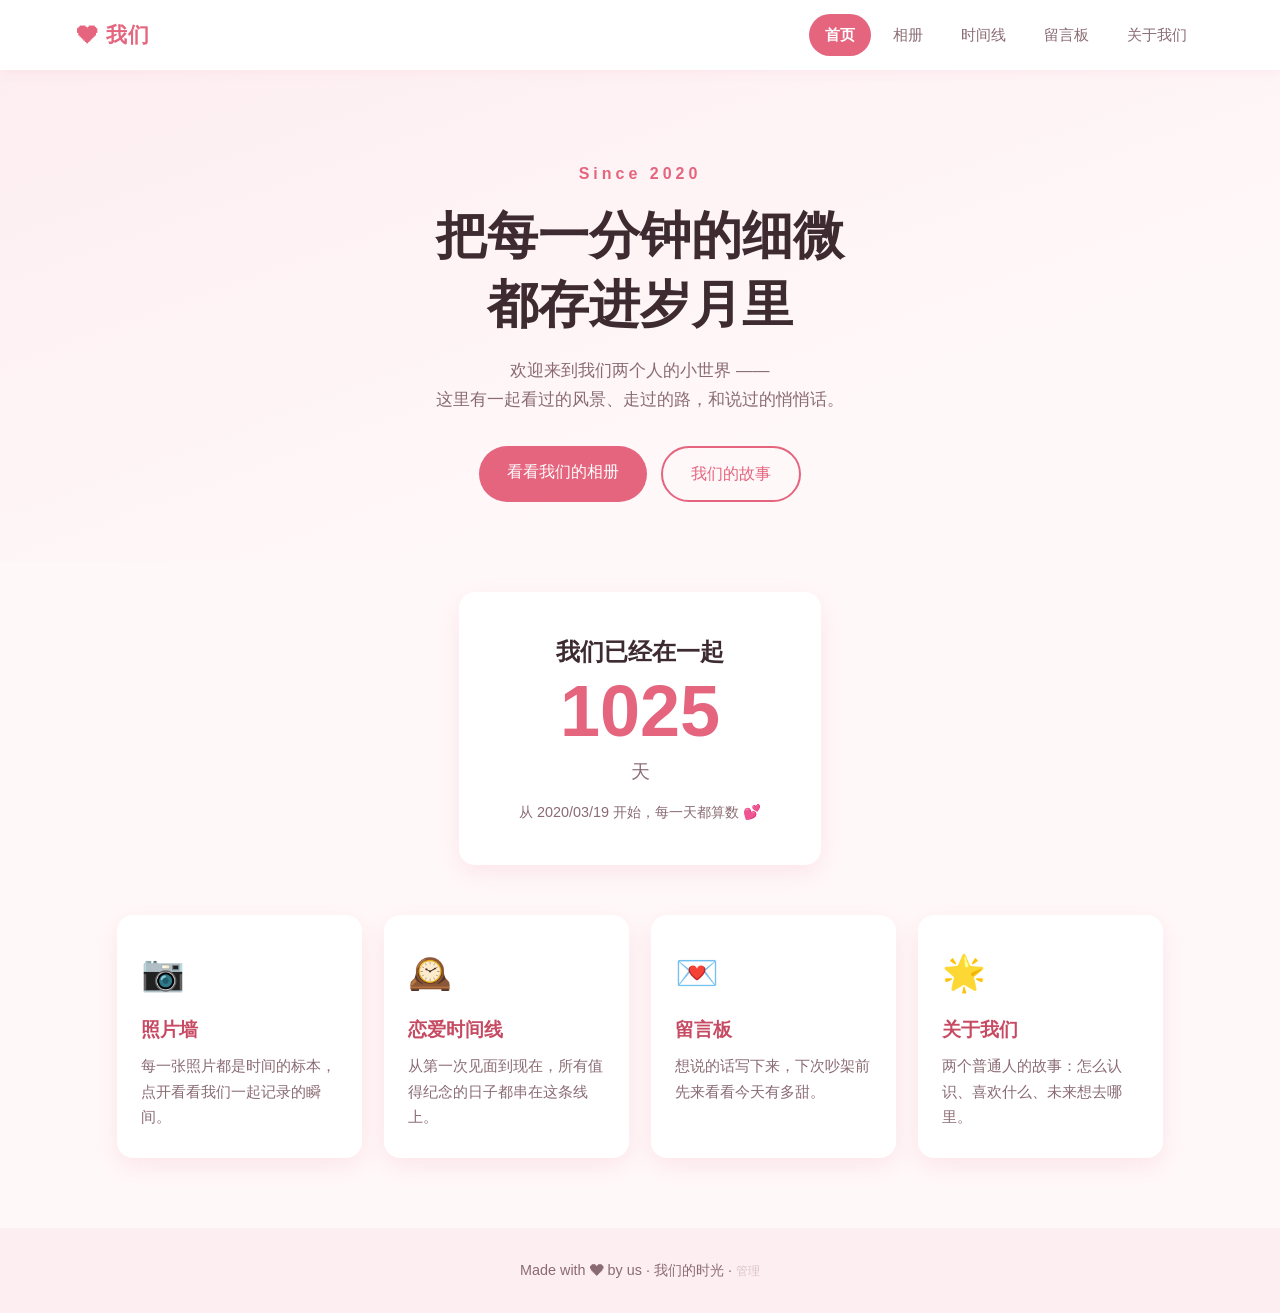
<file: index.html>
<!DOCTYPE html>
<html lang="zh-CN">
<head>
  <meta charset="UTF-8">
  <meta name="viewport" content="width=device-width, initial-scale=1.0">
  <title>我们的时光 · 首页</title>
  <link rel="stylesheet" href="css/style.css">
</head>
<body>
  <nav class="navbar">
    <a href="index.html" class="logo">❤ 我们</a>
    <ul class="nav-links">
      <li><a href="index.html" class="active">首页</a></li>
      <li><a href="gallery.html">相册</a></li>
      <li><a href="timeline.html">时间线</a></li>
      <li><a href="messages.html">留言板</a></li>
      <li><a href="about.html">关于我们</a></li>
    </ul>
  </nav>

  <header class="hero">
    <p class="hero-sub">Since 2020</p>
    <h1>把每一分钟的细微<br>都存进岁月里</h1>
    <p class="hero-text">欢迎来到我们两个人的小世界 ——<br>这里有一起看过的风景、走过的路，和说过的悄悄话。</p>
    <div class="hero-actions">
      <a href="gallery.html" class="btn btn-primary">看看我们的相册</a>
      <a href="timeline.html" class="btn btn-ghost">我们的故事</a>
    </div>
  </header>

  <section class="counter-section">
    <div class="counter-card">
      <h2>我们已经在一起</h2>
      <div class="counter-number" id="love-days">--</div>
      <p class="counter-unit">天</p>
      <p class="counter-note">从 2020/03/19 开始，每一天都算数 💕</p>
    </div>
  </section>

  <section class="cards">
    <a href="gallery.html" class="card">
      <span class="card-icon">📷</span>
      <h3>照片墙</h3>
      <p>每一张照片都是时间的标本，点开看看我们一起记录的瞬间。</p>
    </a>
    <a href="timeline.html" class="card">
      <span class="card-icon">🕰️</span>
      <h3>恋爱时间线</h3>
      <p>从第一次见面到现在，所有值得纪念的日子都串在这条线上。</p>
    </a>
    <a href="messages.html" class="card">
      <span class="card-icon">💌</span>
      <h3>留言板</h3>
      <p>想说的话写下来，下次吵架前先来看看今天有多甜。</p>
    </a>
    <a href="about.html" class="card">
      <span class="card-icon">🌟</span>
      <h3>关于我们</h3>
      <p>两个普通人的故事：怎么认识、喜欢什么、未来想去哪里。</p>
    </a>
  </section>

  <footer class="footer">
    <p>Made with ❤ by us · 我们的时光</p>
  </footer>

  <script src="js/config.js"></script>
  <script src="js/main.js"></script>
</body>
</html>
</file>
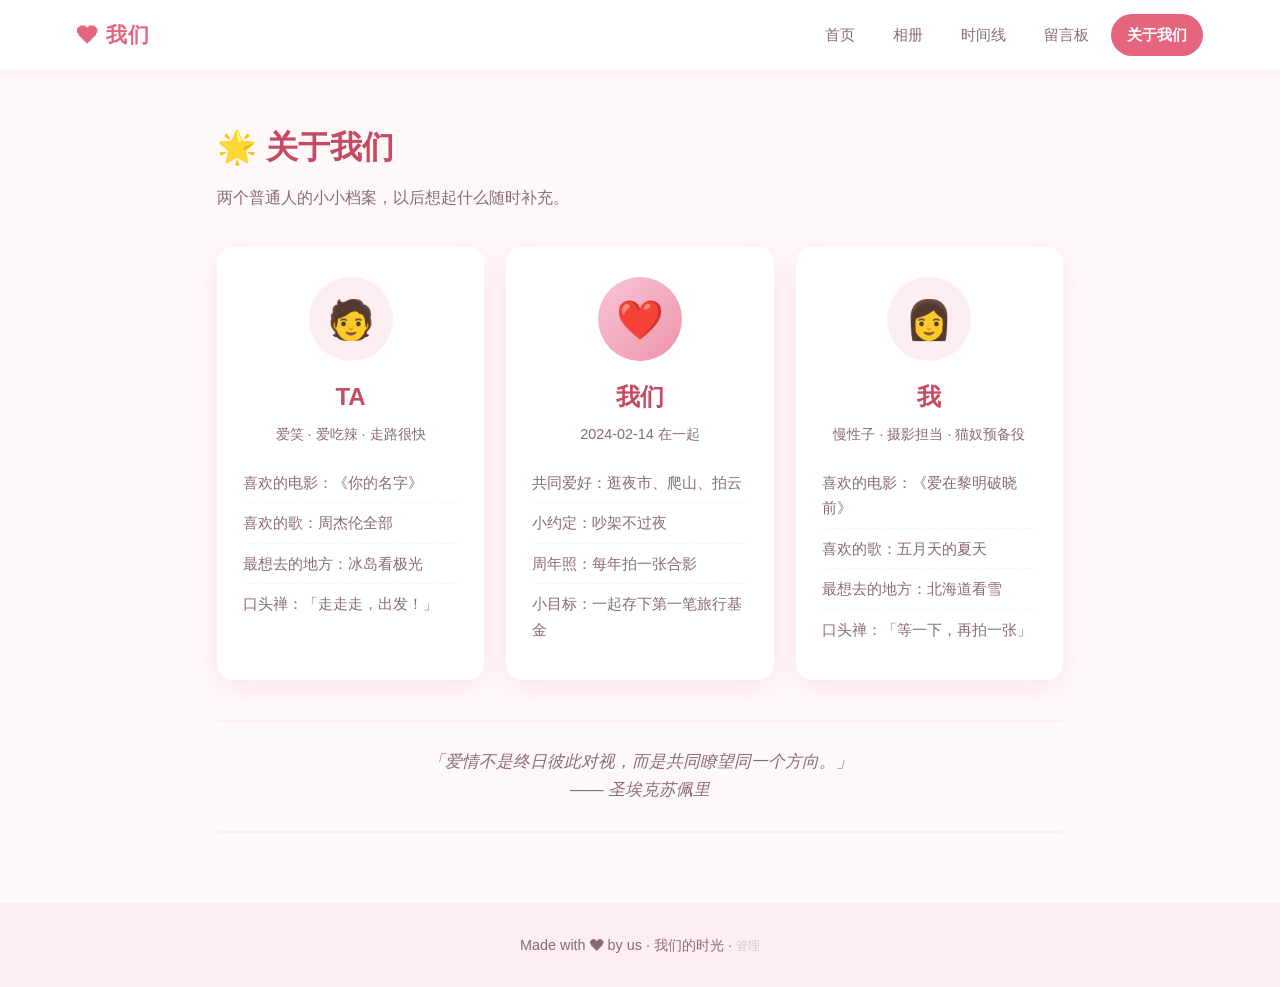
<file: about.html>
<!DOCTYPE html>
<html lang="zh-CN">
<head>
  <meta charset="UTF-8">
  <meta name="viewport" content="width=device-width, initial-scale=1.0">
  <title>我们的时光 · 关于我们</title>
  <link rel="stylesheet" href="css/style.css">
</head>
<body>
  <nav class="navbar">
    <a href="index.html" class="logo">❤ 我们</a>
    <ul class="nav-links">
      <li><a href="index.html">首页</a></li>
      <li><a href="gallery.html">相册</a></li>
      <li><a href="timeline.html">时间线</a></li>
      <li><a href="messages.html">留言板</a></li>
      <li><a href="about.html" class="active">关于我们</a></li>
    </ul>
  </nav>

  <main class="page">
    <h1 class="page-title">🌟 关于我们</h1>
    <p class="page-desc">两个普通人的小小档案，以后想起什么随时补充。</p>

    <div class="about-grid">
      <div class="about-card">
        <div class="avatar">🧑</div>
        <h2>TA</h2>
        <p class="about-role">爱笑 · 爱吃辣 · 走路很快</p>
        <ul>
          <li>喜欢的电影：《你的名字》</li>
          <li>喜欢的歌：周杰伦全部</li>
          <li>最想去的地方：冰岛看极光</li>
          <li>口头禅：「走走走，出发！」</li>
        </ul>
      </div>
      <div class="about-card">
        <div class="avatar heart">❤️</div>
        <h2>我们</h2>
        <p class="about-role">2024-02-14 在一起</p>
        <ul>
          <li>共同爱好：逛夜市、爬山、拍云</li>
          <li>小约定：吵架不过夜</li>
          <li>周年照：每年拍一张合影</li>
          <li>小目标：一起存下第一笔旅行基金</li>
        </ul>
      </div>
      <div class="about-card">
        <div class="avatar">👩</div>
        <h2>我</h2>
        <p class="about-role">慢性子 · 摄影担当 · 猫奴预备役</p>
        <ul>
          <li>喜欢的电影：《爱在黎明破晓前》</li>
          <li>喜欢的歌：五月天的夏天</li>
          <li>最想去的地方：北海道看雪</li>
          <li>口头禅：「等一下，再拍一张」</li>
        </ul>
      </div>
    </div>

    <blockquote class="quote">
      「爱情不是终日彼此对视，而是共同瞭望同一个方向。」<br>
      —— 圣埃克苏佩里
    </blockquote>
  </main>

  <footer class="footer">
    <p>Made with ❤ by us · 我们的时光</p>
  </footer>

  <script src="js/config.js"></script>
  <script src="js/main.js"></script>
</body>
</html>
</file>
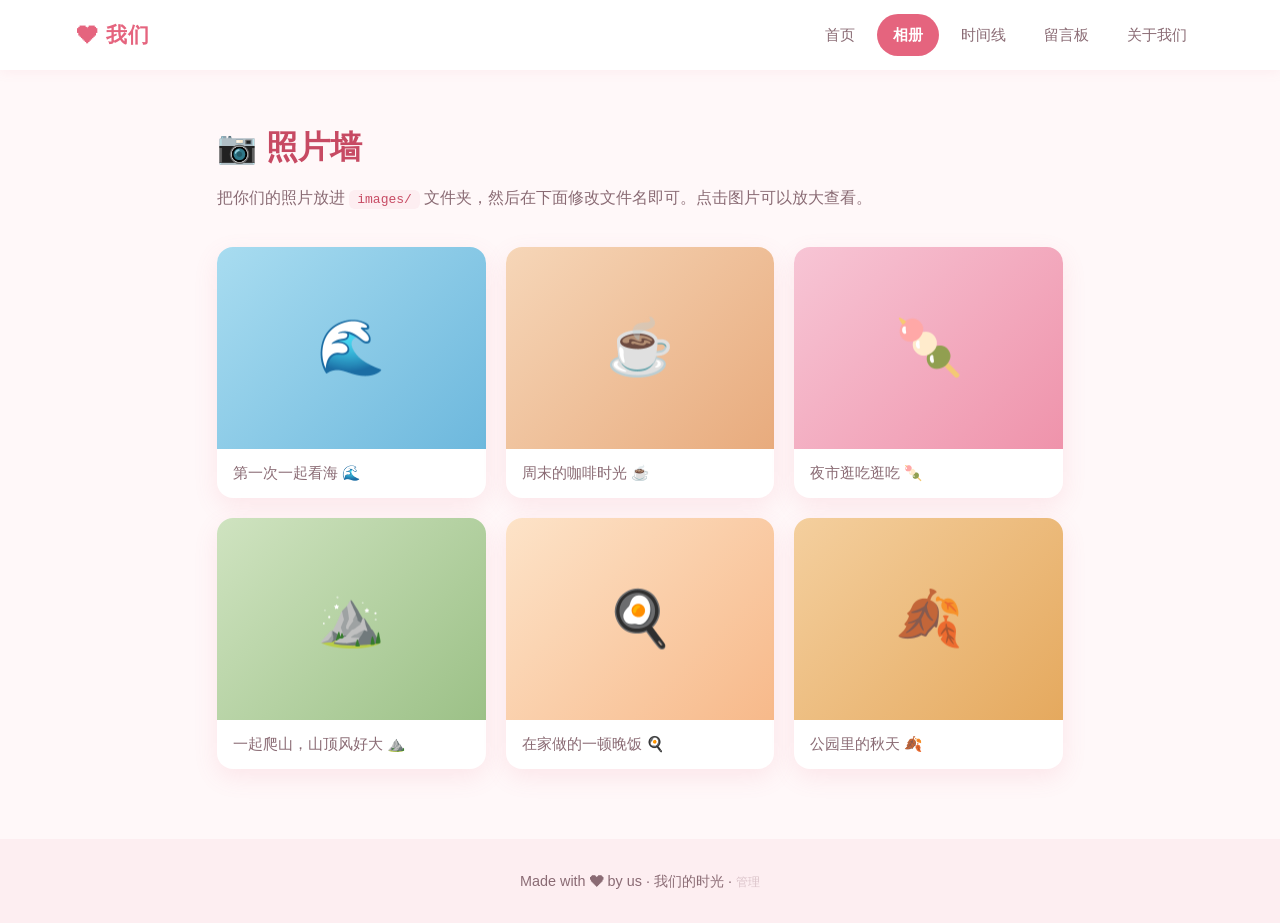
<file: gallery.html>
<!DOCTYPE html>
<html lang="zh-CN">
<head>
  <meta charset="UTF-8">
  <meta name="viewport" content="width=device-width, initial-scale=1.0">
  <title>我们的时光 · 相册</title>
  <link rel="stylesheet" href="css/style.css">
</head>
<body>
  <nav class="navbar">
    <a href="index.html" class="logo">❤ 我们</a>
    <ul class="nav-links">
      <li><a href="index.html">首页</a></li>
      <li><a href="gallery.html" class="active">相册</a></li>
      <li><a href="timeline.html">时间线</a></li>
      <li><a href="messages.html">留言板</a></li>
      <li><a href="about.html">关于我们</a></li>
    </ul>
  </nav>

  <main class="page">
    <h1 class="page-title">📷 照片墙</h1>
    <p class="page-desc">把你们的照片放进 <code>images/</code> 文件夹，然后在下面修改文件名即可。点击图片可以放大查看。</p>

    <!--
      添加照片方法：
      1. 把照片放到 images/ 文件夹
      2. 复制一份下面的 <figure> 块，把 src 改成你的图片文件名，caption 改成说明文字
    -->
    <div class="gallery-grid" id="gallery-grid">
      <figure class="photo" data-caption="第一次一起看海 🌊">
        <div class="photo-placeholder ph-1">🌊</div>
        <figcaption>第一次一起看海 🌊</figcaption>
      </figure>
      <figure class="photo" data-caption="周末的咖啡时光 ☕">
        <div class="photo-placeholder ph-2">☕</div>
        <figcaption>周末的咖啡时光 ☕</figcaption>
      </figure>
      <figure class="photo" data-caption="夜市逛吃逛吃 🍡">
        <div class="photo-placeholder ph-3">🍡</div>
        <figcaption>夜市逛吃逛吃 🍡</figcaption>
      </figure>
      <figure class="photo" data-caption="一起爬山，山顶风好大 ⛰️">
        <div class="photo-placeholder ph-4">⛰️</div>
        <figcaption>一起爬山，山顶风好大 ⛰️</figcaption>
      </figure>
      <figure class="photo" data-caption="在家做了一顿饭 🍳">
        <div class="photo-placeholder ph-5">🍳</div>
        <figcaption>在家做的一顿晚饭 🍳</figcaption>
      </figure>
      <figure class="photo" data-caption="公园里的秋天 🍂">
        <div class="photo-placeholder ph-6">🍂</div>
        <figcaption>公园里的秋天 🍂</figcaption>
      </figure>
    </div>
  </main>

  <!-- 点击放大 -->
  <div class="lightbox" id="lightbox">
    <div class="lightbox-content">
      <div class="lightbox-img" id="lightbox-img"></div>
      <p id="lightbox-caption"></p>
    </div>
  </div>

  <footer class="footer">
    <p>Made with ❤ by us · 我们的时光</p>
  </footer>

  <script src="js/config.js"></script>
  <script src="js/main.js"></script>
</body>
</html>
</file>
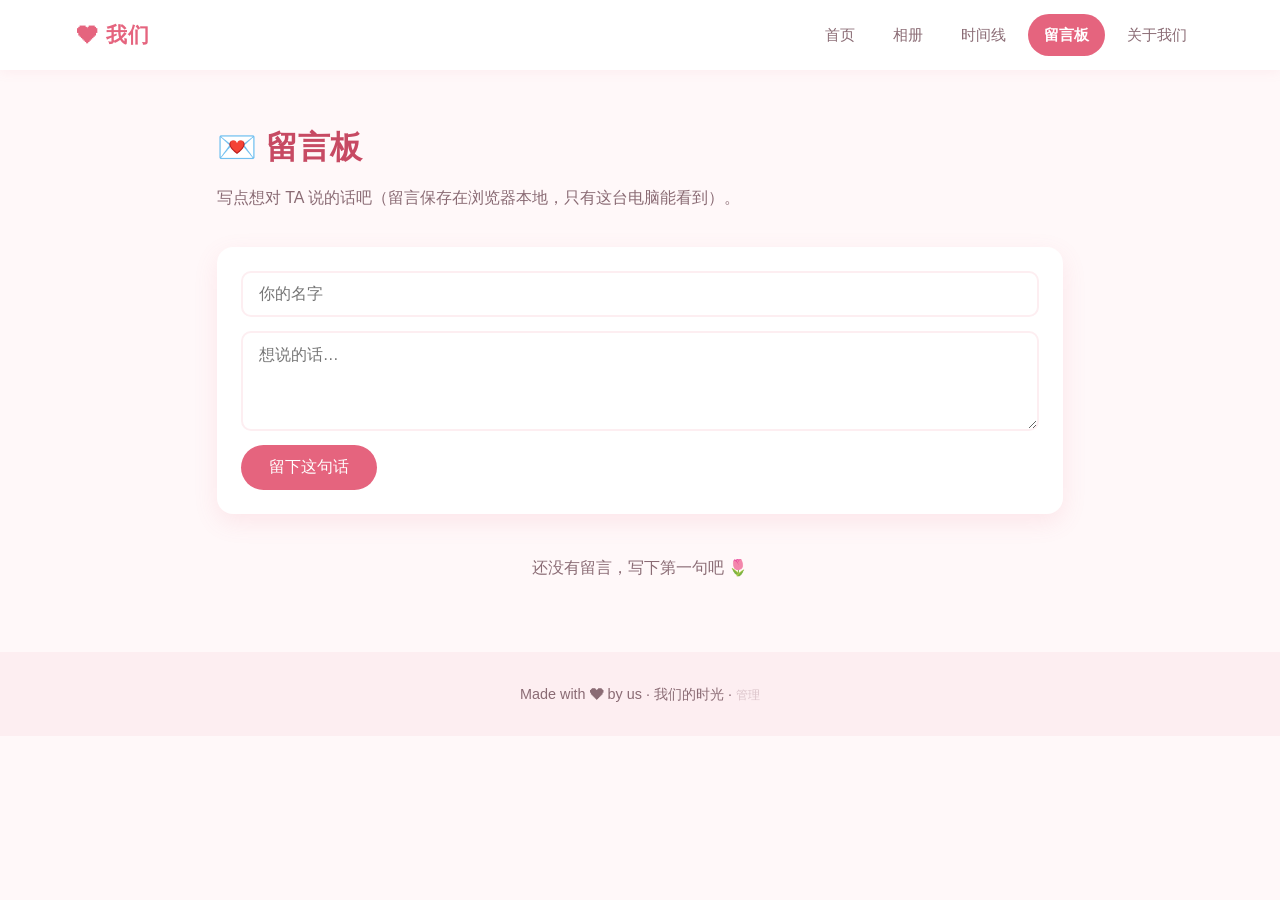
<file: messages.html>
<!DOCTYPE html>
<html lang="zh-CN">
<head>
  <meta charset="UTF-8">
  <meta name="viewport" content="width=device-width, initial-scale=1.0">
  <title>我们的时光 · 留言板</title>
  <link rel="stylesheet" href="css/style.css">
</head>
<body>
  <nav class="navbar">
    <a href="index.html" class="logo">❤ 我们</a>
    <ul class="nav-links">
      <li><a href="index.html">首页</a></li>
      <li><a href="gallery.html">相册</a></li>
      <li><a href="timeline.html">时间线</a></li>
      <li><a href="messages.html" class="active">留言板</a></li>
      <li><a href="about.html">关于我们</a></li>
    </ul>
  </nav>

  <main class="page">
    <h1 class="page-title">💌 留言板</h1>
    <p class="page-desc">写点想对 TA 说的话吧（留言保存在浏览器本地，只有这台电脑能看到）。</p>

    <form class="msg-form" id="msg-form">
      <input type="text" id="msg-name" placeholder="你的名字" maxlength="20" required>
      <textarea id="msg-text" placeholder="想说的话…" maxlength="200" rows="4" required></textarea>
      <button type="submit" class="btn btn-primary">留下这句话</button>
    </form>

    <div class="msg-list" id="msg-list"></div>
  </main>

  <footer class="footer">
    <p>Made with ❤ by us · 我们的时光</p>
  </footer>

  <script src="js/config.js"></script>
  <script src="js/main.js"></script>
</body>
</html>
</file>
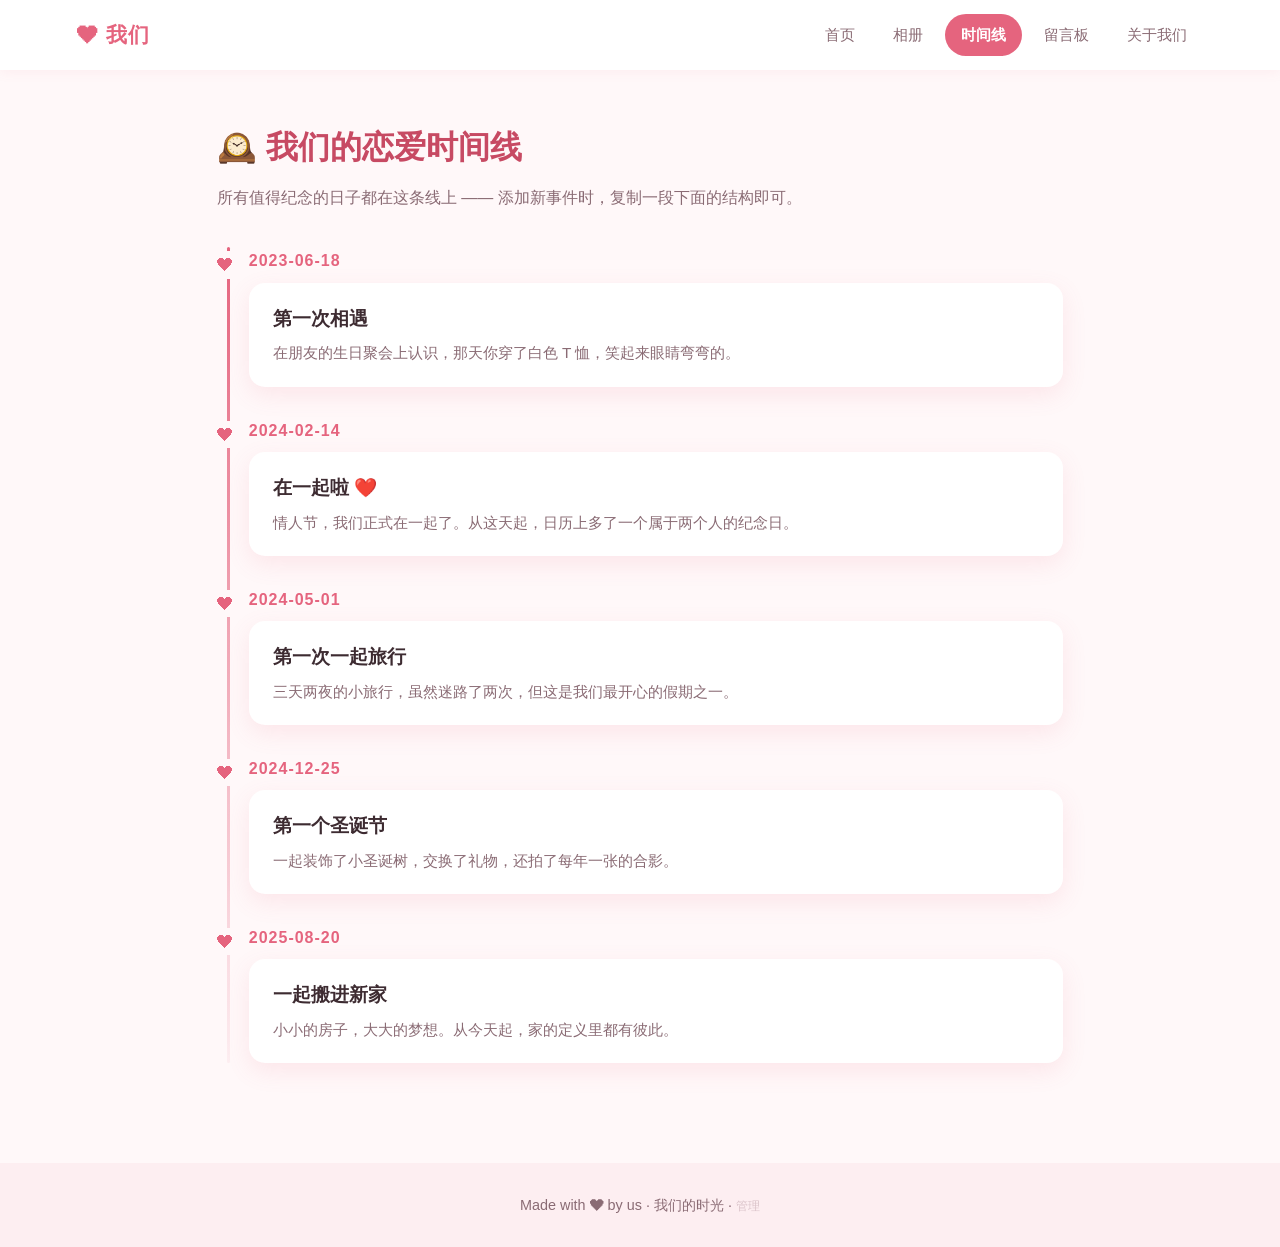
<file: timeline.html>
<!DOCTYPE html>
<html lang="zh-CN">
<head>
  <meta charset="UTF-8">
  <meta name="viewport" content="width=device-width, initial-scale=1.0">
  <title>我们的时光 · 时间线</title>
  <link rel="stylesheet" href="css/style.css">
</head>
<body>
  <nav class="navbar">
    <a href="index.html" class="logo">❤ 我们</a>
    <ul class="nav-links">
      <li><a href="index.html">首页</a></li>
      <li><a href="gallery.html">相册</a></li>
      <li><a href="timeline.html" class="active">时间线</a></li>
      <li><a href="messages.html">留言板</a></li>
      <li><a href="about.html">关于我们</a></li>
    </ul>
  </nav>

  <main class="page">
    <h1 class="page-title">🕰️ 我们的恋爱时间线</h1>
    <p class="page-desc">所有值得纪念的日子都在这条线上 —— 添加新事件时，复制一段下面的结构即可。</p>

    <div class="timeline" id="timeline-list">
      <div class="tl-item">
        <div class="tl-date">2023-06-18</div>
        <div class="tl-card">
          <h3>第一次相遇</h3>
          <p>在朋友的生日聚会上认识，那天你穿了白色 T 恤，笑起来眼睛弯弯的。</p>
        </div>
      </div>
      <div class="tl-item">
        <div class="tl-date">2024-02-14</div>
        <div class="tl-card">
          <h3>在一起啦 ❤️</h3>
          <p>情人节，我们正式在一起了。从这天起，日历上多了一个属于两个人的纪念日。</p>
        </div>
      </div>
      <div class="tl-item">
        <div class="tl-date">2024-05-01</div>
        <div class="tl-card">
          <h3>第一次一起旅行</h3>
          <p>三天两夜的小旅行，虽然迷路了两次，但这是我们最开心的假期之一。</p>
        </div>
      </div>
      <div class="tl-item">
        <div class="tl-date">2024-12-25</div>
        <div class="tl-card">
          <h3>第一个圣诞节</h3>
          <p>一起装饰了小圣诞树，交换了礼物，还拍了每年一张的合影。</p>
        </div>
      </div>
      <div class="tl-item">
        <div class="tl-date">2025-08-20</div>
        <div class="tl-card">
          <h3>一起搬进新家</h3>
          <p>小小的房子，大大的梦想。从今天起，家的定义里都有彼此。</p>
        </div>
      </div>
      <div class="tl-item tl-future">
        <div class="tl-date">未来</div>
        <div class="tl-card">
          <h3>还有好多好多 …</h3>
          <p>想一起去看极光、学做烘焙、养一只猫 —— 日子还长，我们慢慢来。</p>
        </div>
      </div>
    </div>
  </main>

  <footer class="footer">
    <p>Made with ❤ by us · 我们的时光</p>
  </footer>

  <script src="js/config.js"></script>
  <script src="js/main.js"></script>
</body>
</html>
</file>
<file: css/style.css>
/* ============ 我们的时光 - 全站样式 ============ */
:root {
  --primary: #e5647e;
  --primary-dark: #c74a63;
  --primary-light: #fdeef1;
  --bg: #fff8f9;
  --text: #3d2b31;
  --text-soft: #8a6b74;
  --card-bg: #ffffff;
  --shadow: 0 8px 24px rgba(229, 100, 126, 0.12);
  --radius: 16px;
}

* { margin: 0; padding: 0; box-sizing: border-box; }

body {
  font-family: "PingFang SC", "Microsoft YaHei", "Noto Sans SC", sans-serif;
  background: var(--bg);
  color: var(--text);
  line-height: 1.7;
}

/* ---------- 导航栏 ---------- */
.navbar {
  display: flex;
  align-items: center;
  justify-content: space-between;
  padding: 14px 6vw;
  background: rgba(255, 255, 255, 0.92);
  backdrop-filter: blur(8px);
  position: sticky;
  top: 0;
  z-index: 100;
  box-shadow: 0 2px 12px rgba(229, 100, 126, 0.08);
}
.logo {
  font-size: 1.3rem;
  font-weight: 700;
  color: var(--primary);
  text-decoration: none;
  letter-spacing: 1px;
}
.nav-links {
  display: flex;
  list-style: none;
  gap: 6px;
  flex-wrap: wrap;
}
.nav-links a {
  display: block;
  padding: 8px 16px;
  border-radius: 999px;
  color: var(--text-soft);
  text-decoration: none;
  font-size: 0.95rem;
  transition: all 0.25s;
}
.nav-links a:hover { color: var(--primary); background: var(--primary-light); }
.nav-links a.active {
  color: #fff;
  background: var(--primary);
  font-weight: 600;
}

/* ---------- 首页 Hero ---------- */
.hero {
  text-align: center;
  padding: 90px 6vw 60px;
  background: linear-gradient(160deg, var(--primary-light) 0%, var(--bg) 70%);
}
.hero-sub {
  color: var(--primary);
  font-weight: 600;
  letter-spacing: 4px;
  margin-bottom: 14px;
}
.hero h1 {
  font-size: clamp(1.9rem, 5vw, 3.2rem);
  line-height: 1.35;
  margin-bottom: 18px;
}
.hero-text {
  color: var(--text-soft);
  font-size: 1.05rem;
  margin-bottom: 32px;
}
.hero-actions { display: flex; gap: 14px; justify-content: center; flex-wrap: wrap; }

.btn {
  display: inline-block;
  padding: 12px 28px;
  border-radius: 999px;
  text-decoration: none;
  font-size: 1rem;
  border: none;
  cursor: pointer;
  transition: all 0.25s;
}
.btn-primary { background: var(--primary); color: #fff; }
.btn-primary:hover { background: var(--primary-dark); transform: translateY(-2px); }
.btn-ghost { background: transparent; color: var(--primary); border: 2px solid var(--primary); }
.btn-ghost:hover { background: var(--primary-light); }

/* ---------- 在一起天数 ---------- */
.counter-section { padding: 30px 6vw 10px; display: flex; justify-content: center; }
.counter-card {
  text-align: center;
  background: var(--card-bg);
  border-radius: var(--radius);
  box-shadow: var(--shadow);
  padding: 40px 60px;
}
.counter-number {
  font-size: clamp(2.6rem, 8vw, 4.5rem);
  font-weight: 800;
  color: var(--primary);
  line-height: 1.1;
}
.counter-unit { font-size: 1.2rem; color: var(--text-soft); margin-top: 4px; }
.counter-note { margin-top: 12px; color: var(--text-soft); font-size: 0.9rem; }

/* ---------- 快捷卡片 ---------- */
.cards {
  display: grid;
  grid-template-columns: repeat(auto-fit, minmax(240px, 1fr));
  gap: 22px;
  padding: 40px 6vw 70px;
  max-width: 1200px;
  margin: 0 auto;
}
.card {
  background: var(--card-bg);
  border-radius: var(--radius);
  box-shadow: var(--shadow);
  padding: 28px 24px;
  text-decoration: none;
  color: var(--text);
  transition: transform 0.25s, box-shadow 0.25s;
}
.card:hover {
  transform: translateY(-6px);
  box-shadow: 0 14px 32px rgba(229, 100, 126, 0.2);
}
.card-icon { font-size: 2.2rem; }
.card h3 { margin: 12px 0 8px; color: var(--primary-dark); }
.card p { color: var(--text-soft); font-size: 0.93rem; }

/* ---------- 内页通用 ---------- */
.page { max-width: 1000px; margin: 0 auto; padding: 50px 6vw 70px; }
.page-title { color: var(--primary-dark); margin-bottom: 10px; }
.page-desc { color: var(--text-soft); margin-bottom: 36px; }
.page-desc code {
  background: var(--primary-light);
  padding: 2px 8px;
  border-radius: 6px;
  color: var(--primary-dark);
}

/* ---------- 相册 ---------- */
.gallery-grid {
  display: grid;
  grid-template-columns: repeat(auto-fill, minmax(260px, 1fr));
  gap: 20px;
}
.photo {
  border-radius: var(--radius);
  overflow: hidden;
  background: var(--card-bg);
  box-shadow: var(--shadow);
  cursor: pointer;
  transition: transform 0.25s;
}
.photo:hover { transform: scale(1.03); }
.photo img, .photo-placeholder {
  width: 100%;
  aspect-ratio: 4 / 3;
  object-fit: cover;
  display: flex;
  align-items: center;
  justify-content: center;
  font-size: 3.4rem;
}
.ph-1 { background: linear-gradient(135deg, #a8dcf0, #6db8dd); }
.ph-2 { background: linear-gradient(135deg, #f6d6b8, #e8ab7d); }
.ph-3 { background: linear-gradient(135deg, #f7c5d5, #ef93ab); }
.ph-4 { background: linear-gradient(135deg, #cfe3c0, #9cc187); }
.ph-5 { background: linear-gradient(135deg, #fde3c8, #f7b98a); }
.ph-6 { background: linear-gradient(135deg, #f4cf9e, #e5a95e); }
.photo figcaption {
  padding: 12px 16px;
  font-size: 0.92rem;
  color: var(--text-soft);
}

/* 点击放大 */
.lightbox {
  display: none;
  position: fixed;
  inset: 0;
  background: rgba(30, 15, 20, 0.85);
  z-index: 200;
  align-items: center;
  justify-content: center;
  flex-direction: column;
  cursor: pointer;
}
.lightbox.show { display: flex; }
.lightbox-content { text-align: center; max-width: 86vw; }
.lightbox-img {
  width: min(760px, 84vw);
  aspect-ratio: 4 / 3;
  border-radius: 12px;
  background: #fff;
  display: flex;
  align-items: center;
  justify-content: center;
  font-size: 4rem;
  overflow: hidden;
}
.lightbox-img img { width: 100%; height: 100%; object-fit: contain; }
.lightbox-content p { color: #fff; margin-top: 16px; font-size: 1.05rem; }

/* ---------- 时间线 ---------- */
.timeline { position: relative; padding-left: 32px; }
.timeline::before {
  content: "";
  position: absolute;
  left: 10px;
  top: 0;
  bottom: 0;
  width: 3px;
  background: linear-gradient(var(--primary), var(--primary-light));
  border-radius: 3px;
}
.tl-item { position: relative; margin-bottom: 30px; }
.tl-item::before {
  content: "❤";
  position: absolute;
  left: -32px;
  top: 4px;
  color: var(--primary);
  background: var(--bg);
  font-size: 1rem;
}
.tl-date { color: var(--primary); font-weight: 700; margin-bottom: 8px; letter-spacing: 1px; }
.tl-card {
  background: var(--card-bg);
  border-radius: var(--radius);
  box-shadow: var(--shadow);
  padding: 20px 24px;
}
.tl-card h3 { margin-bottom: 6px; }
.tl-card p { color: var(--text-soft); font-size: 0.96rem; }
.tl-future .tl-card { border: 2px dashed var(--primary); box-shadow: none; }

/* ---------- 留言板 ---------- */
.msg-form {
  background: var(--card-bg);
  border-radius: var(--radius);
  box-shadow: var(--shadow);
  padding: 24px;
  display: flex;
  flex-direction: column;
  gap: 14px;
  margin-bottom: 40px;
}
.msg-form input, .msg-form textarea {
  padding: 12px 16px;
  border: 2px solid var(--primary-light);
  border-radius: 10px;
  font-size: 1rem;
  font-family: inherit;
  outline: none;
  resize: vertical;
  transition: border-color 0.25s;
}
.msg-form input:focus, .msg-form textarea:focus { border-color: var(--primary); }
.msg-form .btn { align-self: flex-start; }

.msg-list { display: flex; flex-direction: column; gap: 16px; }
.msg-item {
  background: var(--card-bg);
  border-radius: var(--radius);
  box-shadow: var(--shadow);
  padding: 18px 22px;
  position: relative;
  animation: pop 0.3s ease;
}
@keyframes pop { from { opacity: 0; transform: translateY(8px); } to { opacity: 1; transform: none; } }
.msg-head { display: flex; justify-content: space-between; margin-bottom: 6px; }
.msg-name { font-weight: 700; color: var(--primary-dark); }
.msg-time { font-size: 0.82rem; color: var(--text-soft); }
.msg-body { color: var(--text); font-size: 0.98rem; white-space: pre-wrap; }
.msg-del {
  position: absolute;
  top: 10px;
  right: 14px;
  border: none;
  background: none;
  color: var(--text-soft);
  cursor: pointer;
  font-size: 0.9rem;
}
.msg-del:hover { color: var(--primary-dark); }

/* ---------- 关于我们 ---------- */
.about-grid {
  display: grid;
  grid-template-columns: repeat(auto-fit, minmax(260px, 1fr));
  gap: 22px;
  margin-bottom: 40px;
}
.about-card {
  background: var(--card-bg);
  border-radius: var(--radius);
  box-shadow: var(--shadow);
  padding: 30px 26px;
  text-align: center;
}
.avatar {
  width: 84px;
  height: 84px;
  border-radius: 50%;
  background: var(--primary-light);
  display: flex;
  align-items: center;
  justify-content: center;
  font-size: 2.4rem;
  margin: 0 auto 16px;
}
.avatar.heart { background: linear-gradient(135deg, #f7c5d5, #ef93ab); }
.about-card h2 { color: var(--primary-dark); margin-bottom: 4px; }
.about-role { color: var(--text-soft); font-size: 0.9rem; margin-bottom: 16px; }
.about-card ul { list-style: none; text-align: left; font-size: 0.94rem; color: var(--text-soft); }
.about-card li { padding: 7px 0; border-bottom: 1px dashed var(--primary-light); }
.about-card li:last-child { border-bottom: none; }

.quote {
  text-align: center;
  color: var(--text-soft);
  font-size: 1.05rem;
  padding: 26px 20px;
  border-top: 2px solid var(--primary-light);
  border-bottom: 2px solid var(--primary-light);
  font-style: italic;
}

/* ---------- 页脚 ---------- */
.footer {
  text-align: center;
  padding: 30px 6vw;
  color: var(--text-soft);
  font-size: 0.9rem;
  background: var(--primary-light);
}

/* 页脚低调的管理入口 */
.footer-admin {
  font-size: 12px;
  color: #b99aa3;
  text-decoration: none;
  opacity: 0.5;
  transition: opacity 0.2s;
}
.footer-admin:hover { opacity: 1; color: var(--primary); }

/* ---------- 移动端 ---------- */
@media (max-width: 640px) {
  .navbar { flex-direction: column; gap: 8px; }
  .nav-links { justify-content: center; }
  .hero { padding: 60px 6vw 40px; }
  .counter-card { padding: 30px 30px; width: 100%; }
}
</file>
